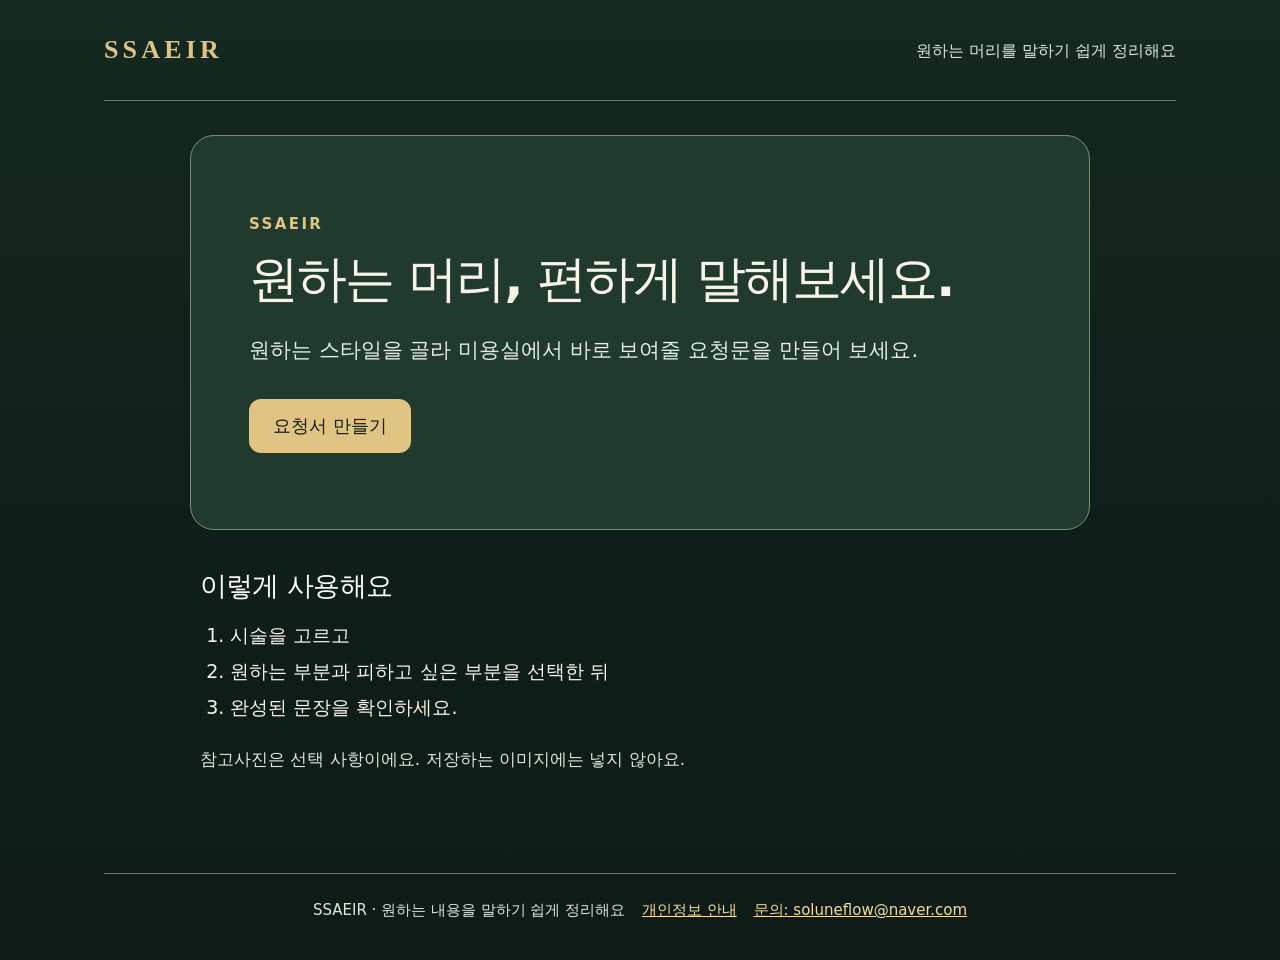
<file: index.html>
<!doctype html>
<html lang="ko">
<head>
  <meta charset="utf-8">
  <meta name="viewport" content="width=device-width, initial-scale=1">
  <meta name="color-scheme" content="dark">
  <meta http-equiv="Content-Security-Policy" content="default-src 'self'; script-src 'self' https://www.googletagmanager.com; style-src 'self'; img-src 'self' blob: data: https://*.google-analytics.com; connect-src 'self' https://*.google-analytics.com https://www.googletagmanager.com; font-src 'self'; object-src 'none'; base-uri 'self'; form-action 'none'">
  <title>SSAEIR | 미용실 요청문 만들기</title>
  <meta name="description" content="커트·펌·다운펌에서 원하는 스타일과 피하고 싶은 부분을 골라 미용실에서 보여주거나 읽을 요청문을 만들어 보세요.">
  <link rel="canonical" href="https://ssaeyou.github.io/SSAEIR/">
  <meta name="google-site-verification" content="8Ir8ZvozK3zOfohe9bnonHxQGYEnNMs9B9zGiaDjV90">
  <link rel="stylesheet" href="./styles.css">
  <script src="./site-config.js" defer></script>
  <script src="./analytics.js" defer></script>
  <script src="./app.js" defer></script>
</head>
<body>
  <div class="site-shell">
    <header class="site-header">
      <a class="brand brand-link" href="./index.html" aria-label="SSAEIR 첫 화면으로">SSAEIR</a>
      <p>원하는 머리를 말하기 쉽게 정리해요</p>
    </header>

    <main id="main">
      <section id="step-home" class="screen home-screen" aria-labelledby="home-title">
        <div class="home-hero">
          <p class="eyebrow">SSAEIR</p>
          <h1 id="home-title" tabindex="-1">원하는 머리, 편하게 말해보세요.</h1>
          <p>원하는 스타일을 골라 미용실에서 바로 보여줄 요청문을 만들어 보세요.</p>
          <button id="home-start" class="button button-primary" type="button">요청서 만들기</button>
        </div>
        <div class="home-info">
          <h2>이렇게 사용해요</h2>
          <ol><li>시술을 고르고</li><li>원하는 부분과 피하고 싶은 부분을 선택한 뒤</li><li>완성된 문장을 확인하세요.</li></ol>
          <p>참고사진은 선택 사항이에요. 저장하는 이미지에는 넣지 않아요.</p>
        </div>
      </section>
      <nav class="steps" aria-label="진행 단계" hidden>
        <span class="step is-current" data-step-indicator="1" aria-current="step">1. 시작하기</span>
        <span class="step" data-step-indicator="2">2. 스타일 정리</span>
        <span class="step" data-step-indicator="3">3. 결과 확인</span>
      </nav>

      <section id="step-start" class="screen" aria-labelledby="start-title" hidden>
        <div class="screen-intro">
          <p class="eyebrow">STEP 01</p>
          <h1 id="start-title" tabindex="-1">어떤 시술을 생각하고 계세요?</h1>
          <p>해당하는 것만 골라주세요. 여러 시술을 함께 선택할 수 있어요.</p>
        </div>

        <div class="card">
          <fieldset>
            <legend>먼저 어떤 목록을 볼까요?</legend>
            <p class="field-help">선택한 성별에 맞는 스타일과 피하고 싶은 항목을 보여드려요.</p>
            <div class="choice-grid two" id="gender-choices">
              <label class="choice"><input type="radio" name="gender" value="male"><span>남성</span></label>
              <label class="choice"><input type="radio" name="gender" value="female"><span>여성</span></label>
            </div>
          </fieldset>
        </div>

        <div class="card">
          <fieldset>
            <legend>원하는 시술을 골라주세요</legend>
            <p class="field-help">커트, 펌, 다운펌을 함께 선택할 수 있어요.</p>
            <div class="choice-grid three" id="service-choices">
              <label class="choice"><input type="checkbox" value="cut"><span>커트</span></label>
              <label class="choice"><input type="checkbox" value="perm"><span>펌</span></label>
              <label class="choice"><input type="checkbox" value="downperm"><span>다운펌</span></label>
            </div>
          </fieldset>
        </div>

        <div class="card">
          <h2>참고사진이 있으세요?</h2>
          <p class="field-help">선택 사항이에요. 사진을 분석하지 않고, 고른 부분을 설명할 때만 함께 보여드려요.</p>
          <div class="photo-actions">
            <label class="button button-secondary file-button">참고사진 선택<input id="photo-input" type="file" accept=".jpg,.jpeg,.png,image/jpeg,image/png" aria-describedby="photo-help"></label>
            <button id="photo-clear" class="button button-plain" type="button">사진 없이 진행하기</button>
          </div>
          <p id="photo-help" class="field-help">JPEG 또는 PNG 사진 한 장을 15MB 이하로 선택할 수 있어요. 사진은 현재 화면에서만 사용돼요.</p>
          <div id="photo-preview-wrap" class="photo-preview" hidden>
            <img id="photo-preview" alt="선택한 참고사진 미리보기">
            <span id="photo-name"></span>
          </div>
        </div>

        <p id="start-error" class="form-error" role="alert" hidden></p>
        <div class="screen-actions end"><button id="start-reset" class="button button-reset" type="button">처음부터 다시 하기</button><button id="start-next" class="button button-primary" type="button">스타일 정리하기</button></div>
      </section>

      <section id="step-details" class="screen" aria-labelledby="details-title" hidden>
        <div class="screen-intro">
          <p class="eyebrow">STEP 02</p>
          <h1 id="details-title" tabindex="-1">원하는 스타일을 정리해볼까요?</h1>
          <p>필요한 항목만 골라주세요. 고르지 않은 내용은 요청문에 넣지 않아요.</p>
        </div>

        <p id="selection-summary" class="selection-summary"></p>
        <div id="detail-groups"></div>
        <div id="avoid-card" class="card">
          <h2>피하고 싶은 부분이 있으세요?</h2>
          <p class="field-help">맞는 항목만 골라주세요. 여러 개 선택할 수 있어요.</p>
          <div id="avoid-groups"></div>
        </div>
        <div class="card">
          <label class="section-label" for="memo">추가로 전하고 싶은 말이 있으세요?</label>
          <p class="field-help">선택한 항목을 더 구체적으로 설명하거나, 원하는 길이와 위치를 적어주세요.</p>
          <textarea id="memo" rows="4" maxlength="1000" placeholder="예: 옆머리는 귀 중간 정도까지 남기고 싶어요."></textarea>
        </div>

        <div class="screen-actions"><button id="details-reset" class="button button-reset" type="button">스타일 선택 초기화</button><button id="details-back" class="button button-secondary" type="button">이전으로</button><button id="details-next" class="button button-primary" type="button">결과 확인하기</button></div>
      </section>

      <section id="step-result" class="screen" aria-labelledby="result-title" hidden>
        <div class="screen-intro">
          <p class="eyebrow">STEP 03</p>
          <h1 id="result-title" tabindex="-1">미용실에서 이렇게 말해볼까요?</h1>
          <p>화면을 보며 편하게 말씀해 보세요. 필요한 부분은 수정할 수 있어요.</p>
        </div>

        <div class="result-card">
          <div class="result-heading">이렇게 말씀해보세요</div>
          <p id="result-speech" class="result-speech"></p>
        </div>
        <div id="result-avoid-section" class="card result-section" hidden><h2>피하고 싶은 부분</h2><ul id="result-avoid"></ul></div>
        <div id="result-memo-section" class="card result-section" hidden><h2>추가로 전할 내용</h2><p id="result-memo" class="preserve-lines"></p></div>
        <div id="result-photo-section" class="card result-section" hidden><h2>참고사진</h2><img id="result-photo" alt="선택한 참고사진"><p class="field-help">사진은 이 화면에서만 보여드려요. 저장하는 이미지에는 포함되지 않아요.</p></div>

        <p id="action-status" class="action-status" role="status" aria-live="polite"></p>
        <div class="screen-actions result-actions">
          <button id="result-reset" class="button button-reset" type="button">새 요청서 만들기</button>
          <button id="result-edit" class="button button-secondary" type="button">수정하기</button>
          <button id="result-copy" class="button button-secondary" type="button">문장 복사</button>
          <button id="result-save" class="button button-primary" type="button">이미지 저장</button>
        </div>
        <p class="field-help save-note">저장하는 이미지에는 요청문과 선택한 내용만 담고, 참고사진은 제외해요.</p>
      </section>
    </main>

    <footer class="site-footer">SSAEIR · 원하는 내용을 말하기 쉽게 정리해요 <a href="./privacy.html">개인정보 안내</a> <a href="mailto:soluneflow@naver.com">문의: soluneflow@naver.com</a></footer>
  </div>
</body>
</html>
</file>
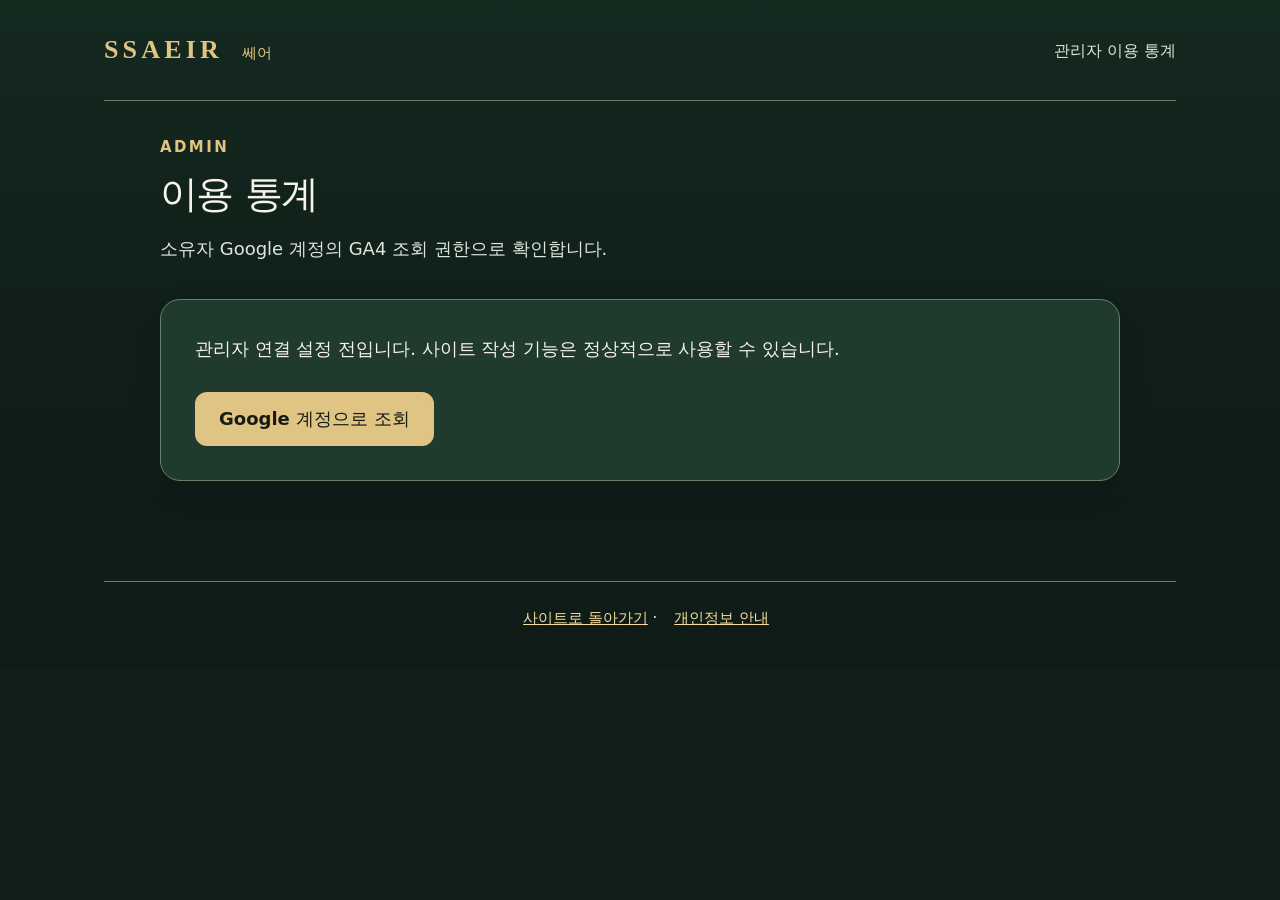
<file: admin.html>
﻿<!doctype html>
<html lang="ko">
<head>
  <meta charset="utf-8">
  <meta name="viewport" content="width=device-width, initial-scale=1">
  <meta name="color-scheme" content="dark">
  <meta http-equiv="Content-Security-Policy" content="default-src 'self'; script-src 'self' https://accounts.google.com/gsi/client; style-src 'self' https://accounts.google.com/gsi/style; frame-src https://accounts.google.com; connect-src 'self' https://analyticsdata.googleapis.com https://accounts.google.com; img-src 'self' data: https://accounts.google.com; font-src 'self'; object-src 'none'; base-uri 'self'; form-action 'none'">
  <title>SSAEIR 관리자 통계</title>
  <link rel="stylesheet" href="./styles.css">
  <script src="./site-config.js" defer></script>
  <script src="./admin.js" defer></script>
</head>
<body>
  <div class="site-shell">
    <header class="site-header">
      <a class="brand brand-link" href="./index.html">SSAEIR <span>쎄어</span></a>
      <p>관리자 이용 통계</p>
    </header>
    <main class="admin-main">
      <div class="screen-intro">
        <p class="eyebrow">ADMIN</p>
        <h1>이용 통계</h1>
        <p>소유자 Google 계정의 GA4 조회 권한으로 확인합니다.</p>
      </div>
      <div class="card">
        <p id="admin-status" role="status" aria-live="polite">설정을 확인하고 있습니다.</p>
        <div class="screen-actions">
          <button id="admin-login" class="button button-primary" type="button" disabled>Google 계정으로 조회</button>
          <button id="admin-logout" class="button button-secondary" type="button" hidden>조회 종료</button>
        </div>
      </div>
      <section id="admin-report" hidden>
        <div class="card">
          <label class="section-label" for="report-period">조회 기간</label>
          <select id="report-period">
            <option value="6daysAgo">최근 7일</option>
            <option value="29daysAgo" selected>최근 30일</option>
            <option value="89daysAgo">최근 90일</option>
          </select>
          <p class="field-help">GA4 속성의 한국 시간 기준입니다. GA4 처리 지연으로 최근 수치는 바뀔 수 있습니다.</p>
          <div class="admin-metrics">
            <div><span>사용자 수</span><strong id="admin-users">-</strong></div>
            <div><span>방문 수 · 세션</span><strong id="admin-sessions">-</strong></div>
            <div><span>조회 수</span><strong id="admin-views">-</strong></div>
          </div>
        </div>
        <div class="card">
          <h2>기능 이용</h2>
          <div class="admin-metrics">
            <div><span>요청 작성 시작</span><strong id="event-start">-</strong></div>
            <div><span>요청문 생성 완료</span><strong id="event-complete">-</strong></div>
            <div><span>문장 복사 성공</span><strong id="event-copy">-</strong></div>
            <div><span>이미지 다운로드 실행</span><strong id="event-image">-</strong></div>
          </div>
          <p class="field-help">이미지가 기기에 실제 저장됐는지는 확인할 수 없습니다.</p>
        </div>
        <div class="card">
          <h2>유입 경로</h2>
          <div class="table-wrap">
            <table><thead><tr><th scope="col">소스 / 매체</th><th scope="col">세션</th></tr></thead><tbody id="traffic-rows"></tbody></table>
          </div>
        </div>
      </section>
    </main>
    <footer class="site-footer"><a href="./index.html">사이트로 돌아가기</a> · <a href="./privacy.html">개인정보 안내</a></footer>
  </div>
</body>
</html>
</file>
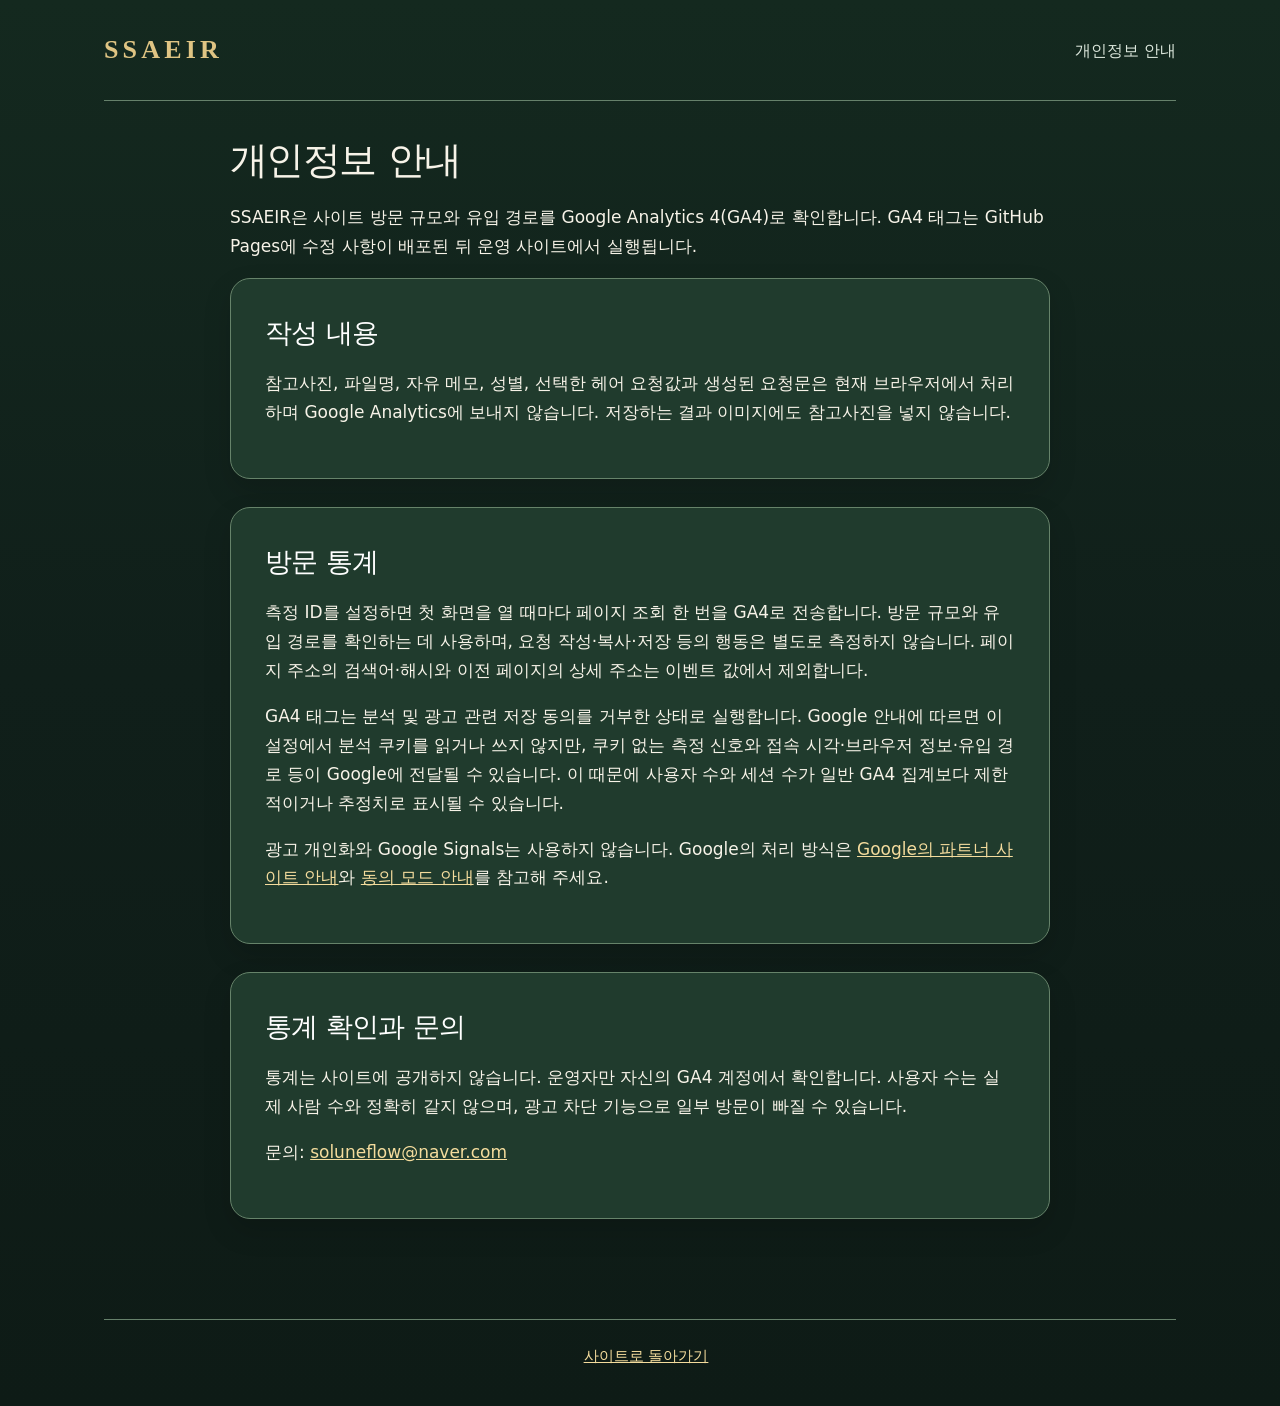
<file: privacy.html>
<!doctype html>
<html lang="ko">
<head>
  <meta charset="utf-8">
  <meta name="viewport" content="width=device-width, initial-scale=1">
  <meta name="color-scheme" content="dark">
  <meta http-equiv="Content-Security-Policy" content="default-src 'self'; script-src 'none'; style-src 'self'; img-src 'self'; connect-src 'none'; font-src 'self'; object-src 'none'; base-uri 'self'; form-action 'none'">
  <title>SSAEIR 개인정보 안내</title>
  <link rel="stylesheet" href="./styles.css">
</head>
<body>
  <div class="site-shell">
    <header class="site-header"><a class="brand brand-link" href="./index.html">SSAEIR</a><p>개인정보 안내</p></header>
    <main class="privacy-main">
      <h1>개인정보 안내</h1>
      <p>SSAEIR은 사이트 방문 규모와 유입 경로를 Google Analytics 4(GA4)로 확인합니다. GA4 태그는 GitHub Pages에 수정 사항이 배포된 뒤 운영 사이트에서 실행됩니다.</p>
      <section class="card">
        <h2>작성 내용</h2>
        <p>참고사진, 파일명, 자유 메모, 성별, 선택한 헤어 요청값과 생성된 요청문은 현재 브라우저에서 처리하며 Google Analytics에 보내지 않습니다. 저장하는 결과 이미지에도 참고사진을 넣지 않습니다.</p>
      </section>
      <section class="card">
        <h2>방문 통계</h2>
        <p>측정 ID를 설정하면 첫 화면을 열 때마다 페이지 조회 한 번을 GA4로 전송합니다. 방문 규모와 유입 경로를 확인하는 데 사용하며, 요청 작성·복사·저장 등의 행동은 별도로 측정하지 않습니다. 페이지 주소의 검색어·해시와 이전 페이지의 상세 주소는 이벤트 값에서 제외합니다.</p>
        <p>GA4 태그는 분석 및 광고 관련 저장 동의를 거부한 상태로 실행합니다. Google 안내에 따르면 이 설정에서 분석 쿠키를 읽거나 쓰지 않지만, 쿠키 없는 측정 신호와 접속 시각·브라우저 정보·유입 경로 등이 Google에 전달될 수 있습니다. 이 때문에 사용자 수와 세션 수가 일반 GA4 집계보다 제한적이거나 추정치로 표시될 수 있습니다.</p>
        <p>광고 개인화와 Google Signals는 사용하지 않습니다. Google의 처리 방식은 <a href="https://policies.google.com/technologies/partner-sites?hl=ko">Google의 파트너 사이트 안내</a>와 <a href="https://developers.google.com/tag-platform/security/concepts/consent-mode?hl=ko">동의 모드 안내</a>를 참고해 주세요.</p>
      </section>
      <section class="card">
        <h2>통계 확인과 문의</h2>
        <p>통계는 사이트에 공개하지 않습니다. 운영자만 자신의 GA4 계정에서 확인합니다. 사용자 수는 실제 사람 수와 정확히 같지 않으며, 광고 차단 기능으로 일부 방문이 빠질 수 있습니다.</p>
        <p>문의: <a href="mailto:soluneflow@naver.com">soluneflow@naver.com</a></p>
      </section>
    </main>
    <footer class="site-footer"><a href="./index.html">사이트로 돌아가기</a></footer>
  </div>
</body>
</html>
</file>
<file: styles.css>
:root{font-family:"Malgun Gothic","Apple SD Gothic Neo",system-ui,sans-serif;color:#f5f4ed;background:#0d1110;font-synthesis:none}
*{box-sizing:border-box}
html{scroll-behavior:smooth}
body{margin:0;min-width:320px;line-height:1.65}
button,input,textarea{font:inherit}
button{cursor:pointer}
[hidden]{display:none!important}
.site-shell{max-width:1120px;margin:auto;padding:0 24px}
.site-header{display:flex;align-items:center;justify-content:space-between;gap:20px;padding:28px 0;border-bottom:1px solid #3e5048}
.brand{font-family:Georgia,"Times New Roman",serif;letter-spacing:.16em;color:#dfc483;font-weight:700;font-size:26px;white-space:nowrap}
.brand span{font-family:"Malgun Gothic","Apple SD Gothic Neo",system-ui,sans-serif;font-size:15px;letter-spacing:.02em;margin-left:8px}
.site-header p{margin:0;color:#c3cec5;font-size:16px;text-align:right}
main{padding:34px 0 72px}
.steps{display:flex;gap:8px;margin:0 0 48px}
.step{flex:1;min-width:0;text-align:center;border:1px solid #3b5046;border-radius:999px;padding:10px 8px;color:#bac9bd;font-size:16px;font-weight:700}
.step.is-current{border-color:#dbbf78;background:#293c32;color:#fff3ce}
.screen{max-width:960px;margin:0 auto}
.screen-intro{margin-bottom:34px}
.eyebrow{color:#dfc483;font-size:15px;letter-spacing:.16em;font-weight:700;margin:0 0 8px}
h1,h2,p{overflow-wrap:anywhere}
h1{font-size:clamp(28px,4vw,32px);line-height:1.35;margin:0 0 14px;letter-spacing:-.04em}
.screen-intro>p:last-child{font-size:18px;color:#d1dbd3;margin:0}
h2,legend,.section-label{font-size:clamp(22px,3vw,24px);line-height:1.45;font-weight:700;letter-spacing:-.03em;color:#fff;margin:0 0 10px}
fieldset{border:0;padding:0;margin:0;min-width:0}
legend{padding:0}
.card{background:#172b22;border:1px solid #456451;border-radius:20px;padding:30px;margin:0 0 20px}
.field-help{font-size:16px;color:#d3dfd4;margin:0 0 18px;line-height:1.6}
.choice-grid{display:grid;gap:12px}
.choice-grid.one{grid-template-columns:1fr}
.choice-grid.two{grid-template-columns:repeat(2,minmax(0,1fr))}
.choice-grid.three{grid-template-columns:repeat(3,minmax(0,1fr))}
.choice{position:relative;display:block;min-width:0}
.choice input{position:absolute;opacity:0;width:1px;height:1px}
.choice > span{display:flex;align-items:center;min-height:60px;padding:12px 16px;background:#203b2b;border:2px solid #648270;border-radius:13px;color:#f3f6ee;font-size:18px;line-height:1.4;overflow-wrap:anywhere}
.choice > span::before{content:"";width:20px;height:20px;flex:none;border:2px solid #abc4ac;border-radius:6px;margin-right:12px}
.choice input[type=radio]+span::before{border-radius:50%}
.choice input:checked+span{background:#344e31;border-color:#edce82;color:#fff}
.choice input:checked+span::before{content:"✓";display:grid;place-items:center;background:#f2d58d;border-color:#f2d58d;color:#101a13;font-size:16px;font-weight:900}
.choice input:focus-visible+span{outline:3px solid #f8e7ad;outline-offset:3px}
.button{border:2px solid transparent;border-radius:12px;min-height:54px;padding:11px 22px;font-size:18px;font-weight:700;line-height:1.3;text-align:center;display:inline-flex;align-items:center;justify-content:center;text-decoration:none}
.button-primary{color:#161b14;background:#dfc483;border-color:#dfc483}
.button-primary:hover{background:#f3d99b;border-color:#f3d99b}
.button-secondary{color:#f7f4e9;background:#21382b;border-color:#8da991}
.button-secondary:hover{background:#31513c}
.button-plain{color:#f7e1a4;background:transparent;border-color:#8da991}
.button:hover,.choice:hover > span{filter:brightness(1.09)}
.button:focus-visible,input:focus-visible,textarea:focus-visible,select:focus-visible,summary:focus-visible{outline:3px solid #f8e7ad;outline-offset:3px}
.photo-actions,.screen-actions{display:flex;align-items:center;gap:12px;flex-wrap:wrap}
.photo-actions{margin-bottom:18px}
#photo-input{position:absolute;inset:0;width:100%;height:100%;opacity:0;cursor:pointer}
.file-button{cursor:pointer;position:relative;overflow:hidden}
.file-button:focus-within{outline:3px solid #f8e7ad;outline-offset:3px}
.photo-preview{display:flex;align-items:center;gap:16px;padding:14px;border:1px solid #648270;border-radius:12px;min-width:0}
.photo-preview img{width:96px;height:96px;object-fit:cover;border-radius:8px}
.photo-preview span{font-size:16px;overflow-wrap:anywhere}
.form-error{color:#ffe1aa;background:#472f25;border:1px solid #d3a456;border-radius:10px;padding:12px 16px;font-size:17px}
.screen-actions{margin-top:28px}
.screen-actions.end{justify-content:flex-end}
.inline-field{margin-top:18px}
.inline-field label,.detail-label{display:block;font-size:18px;font-weight:700;margin-bottom:9px}
input[type=text],textarea{width:100%;background:#0f1d17;border:2px solid #729178;border-radius:11px;color:#fff;padding:13px 15px;font-size:18px;line-height:1.55}
textarea{resize:vertical;min-height:132px}
input::placeholder,textarea::placeholder{color:#adbaae}
.detail-block{border-top:1px solid #47644e;padding:22px 0}
.detail-block:first-child{border-top:0;padding-top:3px}
.detail-top{display:flex;gap:14px;align-items:center;justify-content:space-between}
.detail-top h3{margin:0;font-size:20px;line-height:1.4}
.detail-toggle{background:#243f2e;color:#f6f7ed;border:2px solid #8da991;border-radius:10px;min-height:48px;padding:8px 15px;font-size:17px;font-weight:700;white-space:nowrap}
.detail-toggle[aria-expanded=true]{border-color:#edce82;background:#3a5234;color:#fff4d4}
.detail-body{padding-top:18px}
.detail-body .choice-grid{margin-bottom:18px}
.result-card{border:2px solid #dfc483;border-radius:20px;background:#20372a;padding:28px 30px;margin-bottom:20px}
.result-heading{color:#f4dc9d;font-size:17px;font-weight:700;margin-bottom:14px}
.result-speech{font-size:clamp(22px,3vw,24px);line-height:1.75;margin:0;white-space:pre-wrap;overflow-wrap:anywhere}
.result-section ul{padding-left:1.4em;margin:0;font-size:18px}
.result-section li+li{margin-top:8px}
.result-section p{font-size:18px;margin:0}
.result-section .field-help{font-size:16px;margin-top:12px}
.preserve-lines{white-space:pre-wrap;overflow-wrap:anywhere}
#result-photo{display:block;max-width:100%;max-height:420px;object-fit:contain;border-radius:9px;background:#0b1710}
.action-status{font-size:17px;min-height:1.65em;color:#f3da98;margin:16px 0 0}
.result-actions{margin-top:12px}
.save-note{margin-top:14px}
.site-footer{border-top:1px solid #3e5048;padding:24px 0 36px;text-align:center;color:#bacabb;font-size:15px}
@media(max-width:700px){.site-shell{padding:0 16px}.site-header{padding:20px 0;align-items:flex-start;flex-direction:column;gap:3px}.site-header p{text-align:left}.steps{margin:0 0 30px}.step{font-size:13px;padding:9px 3px}.card,.result-card{padding:22px 18px;border-radius:16px}.choice-grid.three{grid-template-columns:1fr}.screen-actions .button{flex:1}.result-actions .button{flex:1 1 100%}}
@media(max-width:460px){.choice-grid.two{grid-template-columns:1fr}.detail-top{align-items:flex-start;flex-direction:column}.detail-toggle{width:100%}.photo-actions .button{width:100%}}

.brand-link{text-decoration:none}
.public-stats{max-width:960px;margin:0 auto 30px;padding:20px 24px;border:1px solid #526e56;border-radius:18px;background:#182a21;display:grid;grid-template-columns:repeat(2,minmax(0,1fr));gap:8px 22px}
.public-stats>div{display:flex;flex-direction:column}
.public-stats>div span,.admin-metrics span{color:#d1dbd3;font-size:15px}
.public-stats strong,.admin-metrics strong{font-size:28px;line-height:1.3;color:#f4dc9d}
.stats-note{grid-column:1/-1;margin:0;color:#c2d0c4;font-size:14px}
a{color:#f4dc9d}
.site-footer a{margin-left:12px}
.admin-main{max-width:960px;margin:0 auto}
.admin-main .card>p:first-child{margin-top:0}
.admin-metrics{display:grid;grid-template-columns:repeat(3,minmax(0,1fr));gap:12px;margin:18px 0}
.admin-metrics>div{display:flex;flex-direction:column;gap:6px;padding:16px;border:1px solid #5b755d;border-radius:12px;background:#203629}
select{width:100%;max-width:280px;background:#0f1d17;border:2px solid #729178;border-radius:11px;color:#fff;padding:12px;font:inherit}
.table-wrap{overflow-x:auto}
table{width:100%;border-collapse:collapse;text-align:left}
th,td{padding:10px 12px;border-bottom:1px solid #47644e}
th:last-child,td:last-child{text-align:right}
.privacy-main{max-width:820px;margin:0 auto}
.privacy-main p,.privacy-main li{font-size:17px}
@media(max-width:700px){.admin-metrics{grid-template-columns:1fr 1fr}.public-stats{padding:18px}.site-footer a{display:inline-block;margin:4px 8px}}
@media(max-width:460px){.admin-metrics{grid-template-columns:1fr}.public-stats{grid-template-columns:1fr}}

/* 화면 개편: 딥 그린 배경과 선택 중심의 접힌 카드 */
:root{color:#f7f3e8;background:#101f1a}
body{background:linear-gradient(180deg,#14291f 0,#101f1a 48%,#0e1b16 100%);font-size:18px;line-height:1.7}
.site-header,.site-footer{border-color:#66816b}
.site-header p,.screen-intro>p:last-child,.field-help,.site-footer{color:#dce7dc}
h1{font-size:clamp(30px,4vw,38px)}
h2,legend,.section-label{font-size:clamp(24px,3vw,27px)}
.card{background:#203b2d;border-color:#66836a;padding:34px;margin-bottom:28px;box-shadow:0 12px 28px rgba(0,0,0,.15)}
.choice-grid{gap:16px}
.choice > span{min-height:68px;background:#2c4939;border-color:#829b83;color:#fbf8ef;font-size:19px;padding:16px 18px}
.choice input:checked + span{background:#456247;border-color:#e6c77f;color:#fff8e7;box-shadow:inset 0 0 0 1px #e6c77f}
.selection-summary{display:inline-block;margin:0 0 24px;padding:10px 17px;background:#2b4837;border:1px solid #9db294;border-radius:999px;color:#f8e6aa;font-size:17px;font-weight:700}
.service-card h2{padding-bottom:16px;margin-bottom:4px;border-bottom:1px solid #6a866d;color:#f5dda0}
.detail-block{border-top:1px solid #6a866d;padding:24px 0}
.detail-top{display:grid;grid-template-columns:minmax(0,1fr) auto;gap:10px 14px;align-items:center}
.detail-top h3{grid-column:1/-1;font-size:21px}
.detail-summary{grid-column:1;min-width:0;color:#f7f3e8;font-size:18px;overflow-wrap:anywhere}
.detail-toggle{min-height:48px;padding:8px 15px;border-radius:10px;font-size:17px;font-weight:700;white-space:nowrap}
.detail-toggle{background:#365541;border:2px solid #a9bea5;color:#fff9ec}
.detail-toggle[aria-expanded=true]{background:#496747;border-color:#e6c77f;color:#fff2c8}
.detail-body{padding:20px 0 4px}
.detail-body .choice-grid{margin-bottom:18px}
.inline-field .button{margin-top:14px}
.button-reset{background:transparent;border-color:#afbcaa;color:#e2e8da}
.button-reset:hover{background:#314738}
.result-card{background:#284635;border-color:#e6c77f;padding:34px}
.result-heading{font-size:20px;color:#f8de9f}
.result-speech{font-size:clamp(23px,3vw,27px);line-height:1.8}
.result-section{border-left:4px solid #d9bd76}
.form-error{font-size:18px}
@media(max-width:700px){
  .card,.result-card{padding:25px 20px}
  .choice > span{font-size:18px}
  .choice-copy strong{font-size:18px}
  .screen-actions .button{flex:1 1 100%}
  .detail-top{grid-template-columns:minmax(0,1fr) auto}
  .detail-summary{grid-column:1/-1}
  .detail-toggle{width:auto}
}
@media(max-width:460px){
  .choice-grid.two{grid-template-columns:1fr}
  .detail-top{grid-template-columns:1fr 1fr}
  .detail-top h3,.detail-summary{grid-column:1/-1}
  .detail-toggle{width:100%}
}
/* 소개 화면과 단순한 텍스트 선택지 */
.home-screen{max-width:900px}
.home-hero{padding:clamp(36px,7vw,76px) clamp(24px,5vw,58px);background:#203b2d;border:1px solid #789276;border-radius:24px}
.home-hero h1{max-width:760px;font-size:clamp(34px,5vw,50px);margin-bottom:20px;word-break:keep-all;overflow-wrap:break-word}
.home-hero>p:not(.eyebrow){max-width:680px;font-size:21px;color:#e5eee1;margin:0 0 30px;word-break:keep-all;overflow-wrap:break-word}
.home-info{padding:36px 10px 10px}
.home-info ol{font-size:19px;line-height:1.9;padding-left:1.6em;margin:12px 0 20px}
.home-info p{color:#dce7dc;font-size:17px}
@media(max-width:700px){.home-hero{padding:32px 22px}.home-hero>p:not(.eyebrow){font-size:18px}.home-info{padding:28px 4px}}
.result-speech{word-break:keep-all;overflow-wrap:break-word}
</file>
